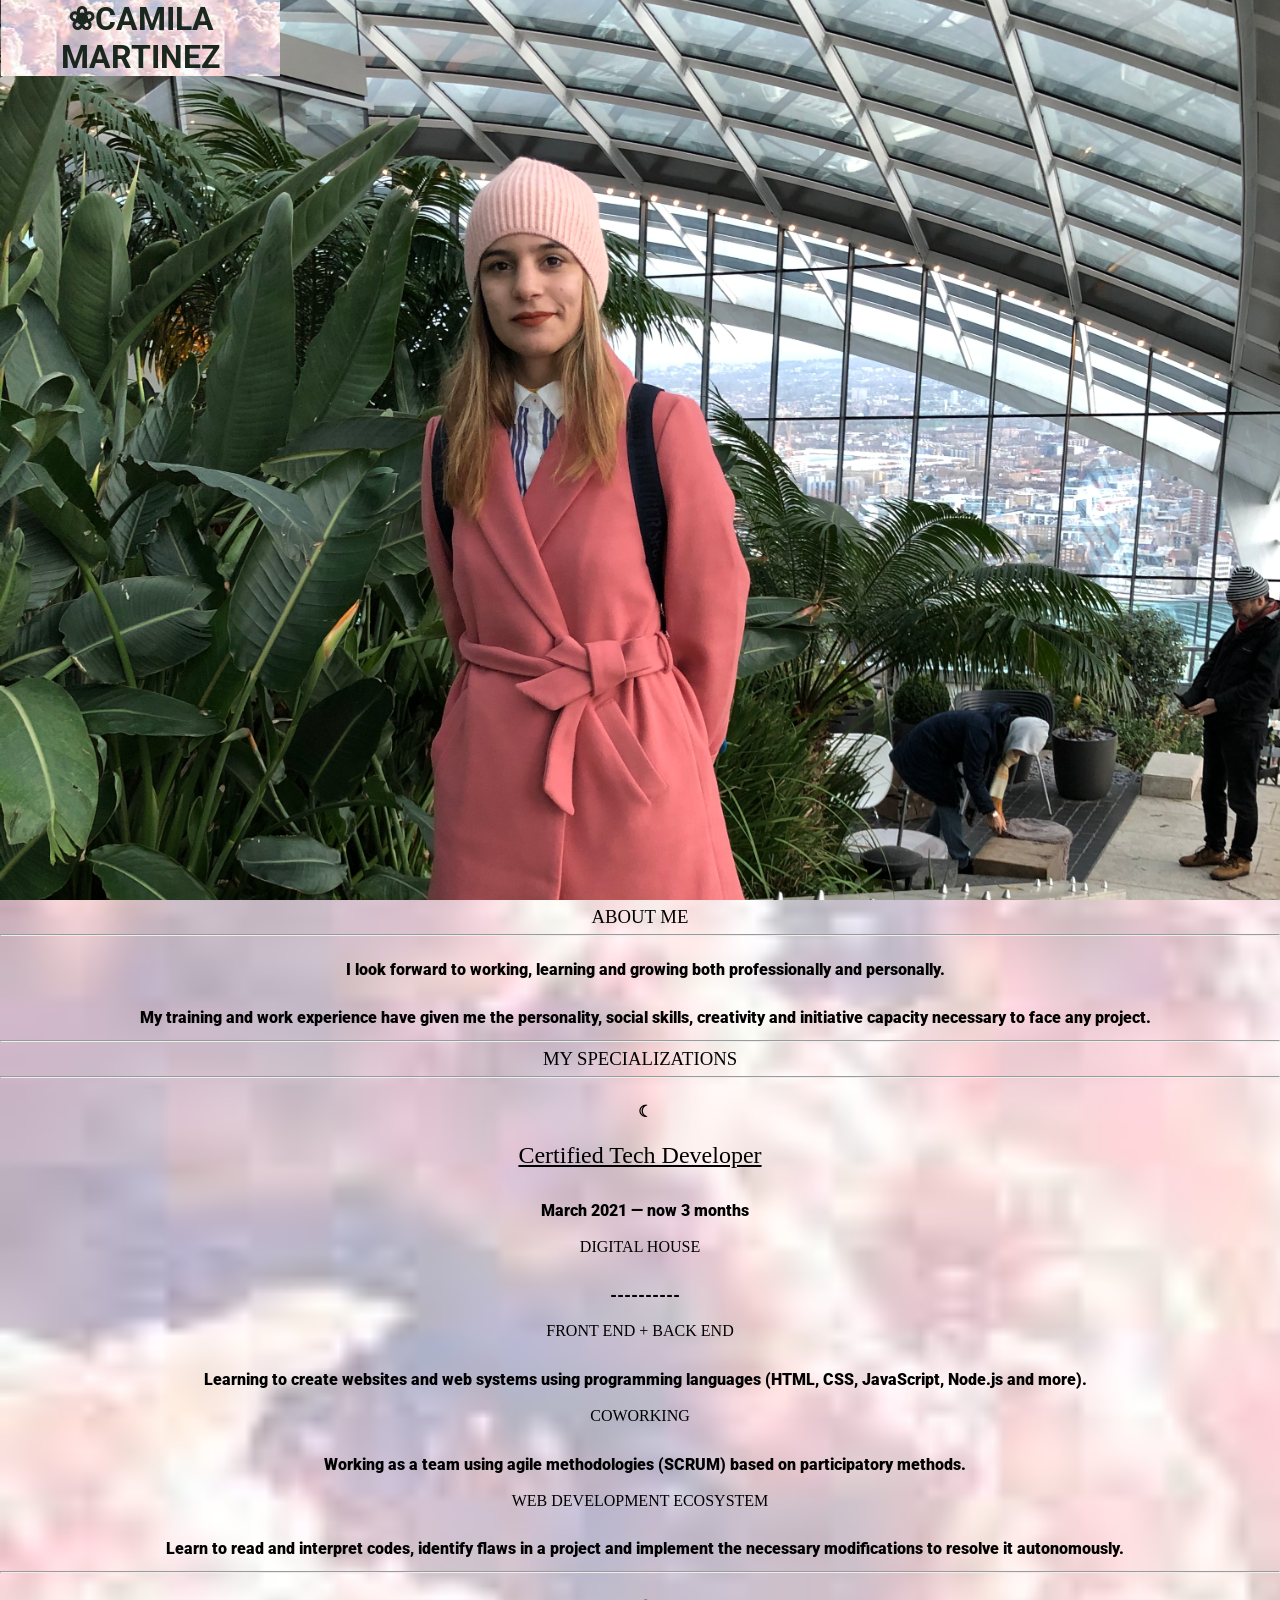
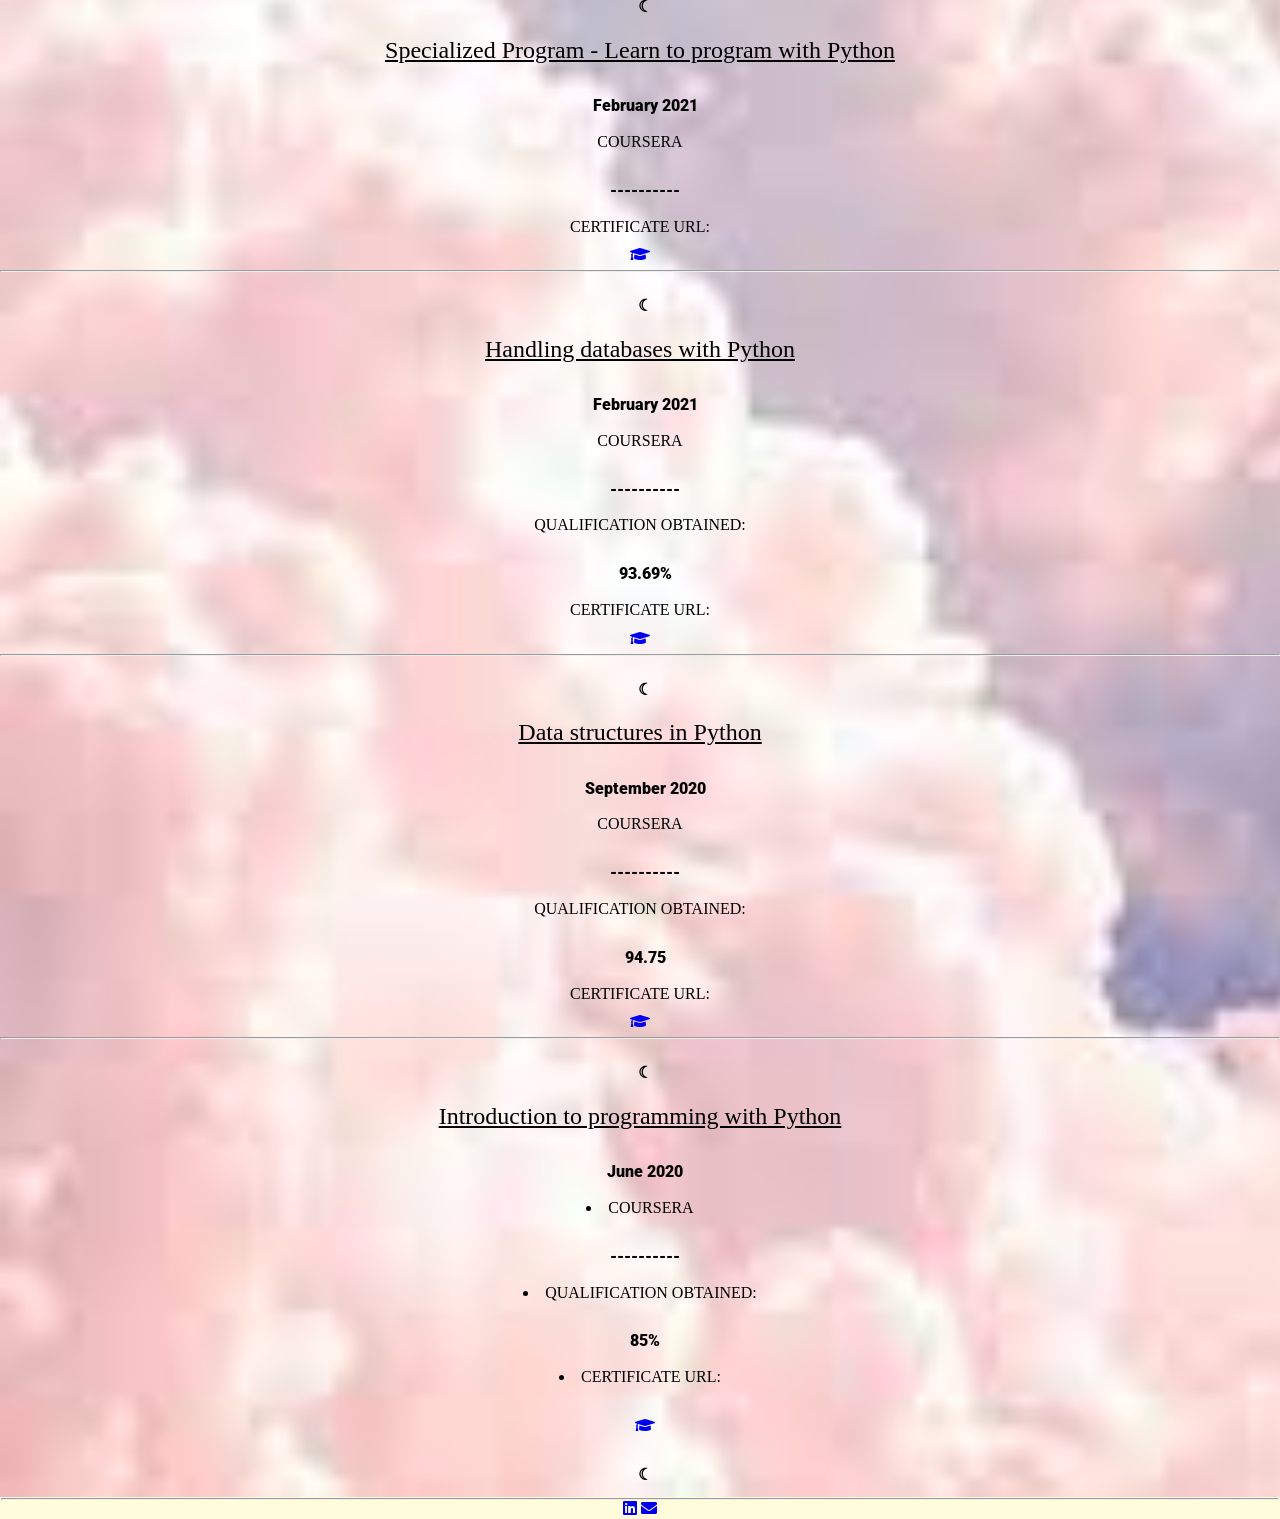
<file: carrera/index.html>
<!DOCTYPE html>
<html lang="es"> 
<head>
    <meta charset="UTF-8">
    <meta name="viewport" content="width=device-width, initial-scale=1.0">
    <title>Camila Martinez</title>
    <link rel="preconnect" href="https://fonts.gstatic.com">
    <link href="https://fonts.googleapis.com/css2?family=Roboto:wght@300&display=swap" rel="stylesheet">
    <link rel="stylesheet" href="https://cdnjs.cloudflare.com/ajax/libs/font-awesome/5.15.3/css/all.min.css" integrity="sha512-iBBXm8fW90+nuLcSKlbmrPcLa0OT92xO1BIsZ+ywDWZCvqsWgccV3gFoRBv0z+8dLJgyAHIhR35VZc2oM/gI1w==" crossorigin="anonymous" />
    <link rel="stylesheet" href="css/estilos.css">

</head>

<body>
    <header>
        <h1>❀CAMILA MARTINEZ</h1>
    </header>
    <main>
        <section>
            <h3>ABOUT ME</h3>
            <hr>
            
            <p> I look forward to working, learning and growing both professionally and personally.</p>
            <p>My training and work experience have given me the personality, social skills, creativity and initiative capacity necessary to
                face any project.</p>
                <hr>

        </section>
        <section>
            <h3>
                MY SPECIALIZATIONS
            </h3>
            <hr>
            <p>☾</p>
            <ul>
                
                
                <h2>Certified Tech Developer</h2>
                
            

                <p>March 2021 — now 3 months</p>


                <li>DIGITAL HOUSE</li>

                <p>----------</p>


                <li>FRONT END + BACK END</li>
                <p>Learning to create websites and web systems using programming languages (HTML, CSS,
                    JavaScript, Node.js and more).</p>


                <li>COWORKING</li>
                <p>Working as a team using agile methodologies (SCRUM) based on participatory methods.</p>

                <li>WEB DEVELOPMENT ECOSYSTEM</li>
                <p>Learn to read and interpret codes, identify flaws in a project and implement the necessary
                    modifications to resolve it autonomously.</p>



            </ul>

        </section>
        <hr>
        <p>☾</p>
        <section>
            <h2>Specialized Program - Learn to program with Python</h2>
            <ul>
                <p>February 2021</p>
                <li>COURSERA</li>
                <p>----------</p>
            

            
                

                <li>CERTIFICATE URL:</li>
                <A
                    href='https://www.coursera.org/account/accomplishments/specialization/certificate/BWZFUTF7UTZH'><i class="fa fa-graduation-cap"></i></A>



            </ul>
            

        </section>
        <hr>
        <p>☾</p>
        <section>
            <h2>Handling databases with Python</h2>
            <ul>
                <p>February 2021</p>


                <li>COURSERA</li>
                <p>----------</p>

                <li>QUALIFICATION OBTAINED:</li>
                <p>93.69%</p>



                

                <li>CERTIFICATE URL:</li>
                <A
                    href='https://www.coursera.org/account/accomplishments/certificate/97YUR3JECXJ2'><i class="fa fa-graduation-cap"></i></A>



            </ul>
            

        </section>
        <hr>
        <p>☾</p>
        <section>
            <h2>Data structures in Python</h2>
            <ul>
                <p>September 2020</p>

                <li>COURSERA</li>
                <p>----------</p>

                <li>QUALIFICATION OBTAINED:</li>
                <p>94.75</p>

                



        

                <li>CERTIFICATE URL:</li>
                <A
                    href='https://www.coursera.org/account/accomplishments/certificate/T84X3A86FUG8'><i class="fa fa-graduation-cap"></i></A>



            </ul>
            

        </section>
        <hr>
        <p>☾</p>
        <section>
            <h2>Introduction to programming with Python</h2>
            <ul>
                <p>June 2020</p>
                </ul>
                
                <li>COURSERA</li>
                <p>----------</p>
                 

                <li>QUALIFICATION OBTAINED:</li>
                <p>85%</p>


                
                

                <li>CERTIFICATE URL:</li>
                <P><A href='https://www.coursera.org/account/accomplishments/certificate/V3HGR7W7Z2PT'><i class="fa fa-graduation-cap"></i></A></P>
            </ul>


            
            

        </section>
        <p>☾</p>

        


    </main>
    <footer>
        <hr>
    <a href="https://www.linkedin.com/in/camila-martinez-3318b0202/"><i class="fab fa-linkedin"></i></a>
    <a href="mailto:brendacamila.m@outlook.com"><i class="fa fa-envelope"></i></a>

    </footer>


</body>

</html>
</file>
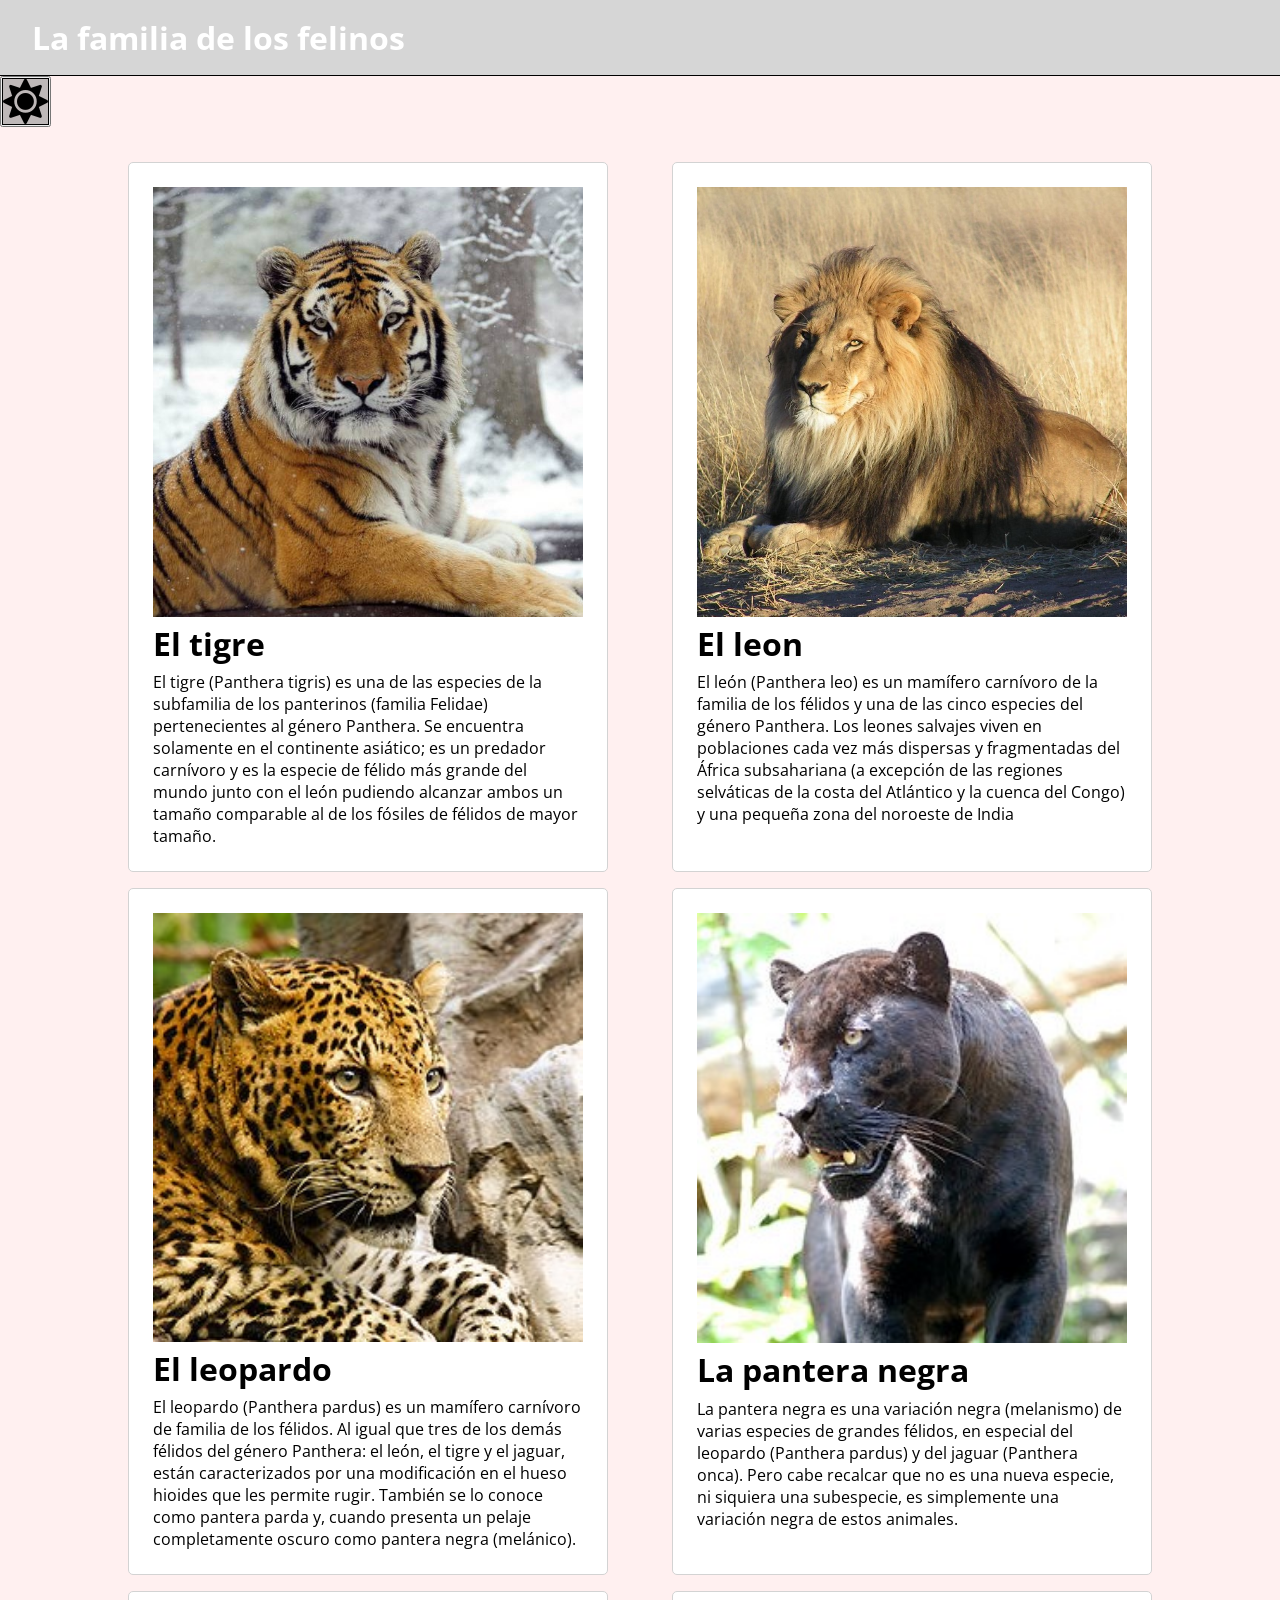
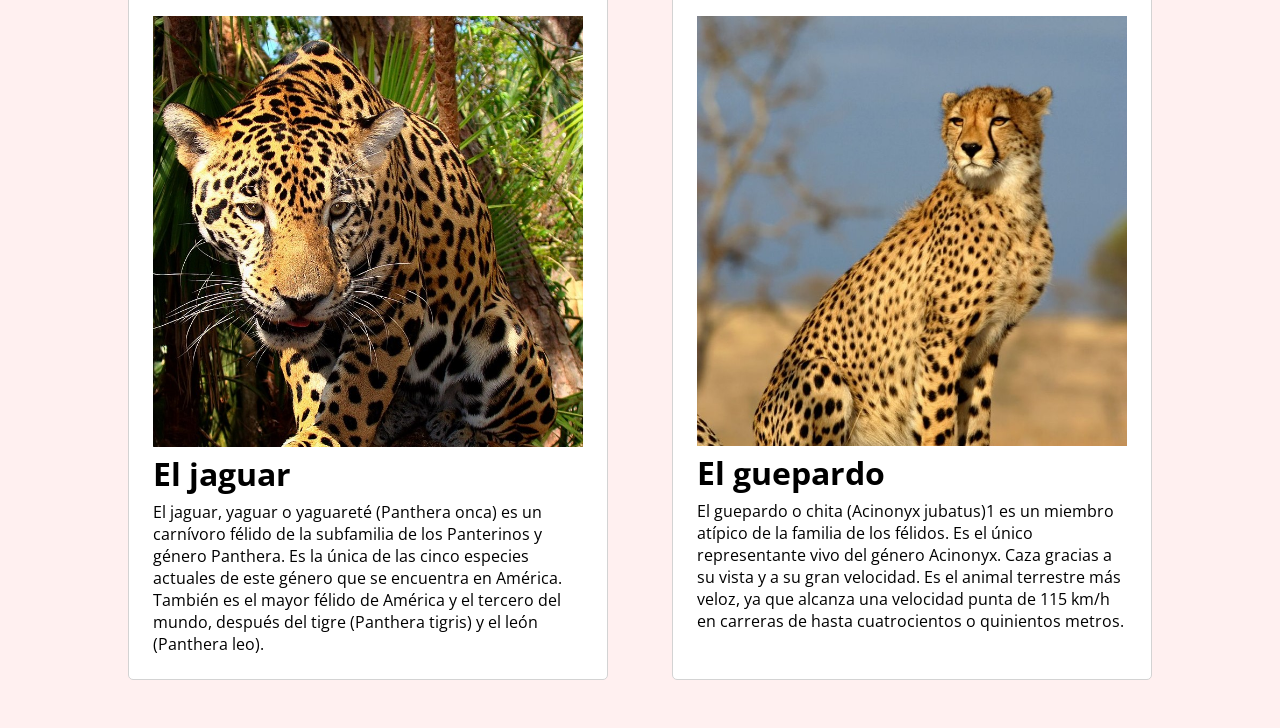
<file: modo oscuro/index.html>
<!DOCTYPE html>
<html lang="es">

<head>
  <meta charset="UTF-8">
  <meta http-equiv="X-UA-Compatible" content="IE=edge">
  <meta name="viewport" content="width=device-width, initial-scale=1.0">
  <link rel="stylesheet" href="styles.css">
  <link
    rel="stylesheet"
    href="https://cdnjs.cloudflare.com/ajax/libs/font-awesome/5.15.3/css/all.min.css"
    integrity="sha512-iBBXm8fW90+nuLcSKlbmrPcLa0OT92xO1BIsZ+ywDWZCvqsWgccV3gFoRBv0z+8dLJgyAHIhR35VZc2oM/gI1w=="
    crossorigin="anonymous"
/>
  
  <title>Clase 5</title>
</head>

<body class="dark">

  <h1>La familia de los felinos</h1>
 <div class="boton">
  <button onclick="modoOscuro()"><a><i class="fa fa-sun"></i></button>
    


</div>
  

  <div class="contenedor">
    <div class="item">
      <img src="./imagenes/tiger.jpg">
      <h2>El tigre</h2>
      <p>
        El tigre (Panthera tigris) es una de las especies​ de la subfamilia de los panterinos (familia Felidae)
        pertenecientes al género Panthera. Se encuentra solamente en el continente asiático; es un predador carnívoro y
        es
        la especie de félido más grande del mundo junto con el león pudiendo alcanzar ambos un tamaño comparable al de
        los
        fósiles de félidos de mayor tamaño.
      </p>
    </div>
    <div class="item">
      <img src="./imagenes/leon.jpg">
      <h2>El leon</h2>
      <p>
        El león (Panthera leo) es un mamífero carnívoro de la familia de los félidos y una de las cinco especies del
        género Panthera. Los leones salvajes viven en poblaciones cada vez más dispersas y fragmentadas del África
        subsahariana (a excepción de las regiones selváticas de la costa del Atlántico y la cuenca del Congo) y una
        pequeña zona del noroeste de India
      </p>
    </div>
    <div class="item">
      <img src="./imagenes/leopardo.jpg">
      <h2>El leopardo</h2>
      <p>
        El leopardo (Panthera pardus) es un mamífero carnívoro de familia de los félidos. Al igual que tres de los demás
        félidos del género Panthera: el león, el tigre y el jaguar, están caracterizados por una modificación en el
        hueso hioides que les permite rugir. También se lo conoce como pantera parda y, cuando presenta un pelaje
        completamente oscuro como pantera negra (melánico).
      </p>
    </div>
    <div class="item">
      <img src="./imagenes/pantera-negra.jpg">
      <h2>La pantera negra</h2>
      <p>
        La pantera negra es una variación negra (melanismo) de varias especies de grandes félidos, en especial del
        leopardo (Panthera pardus) y del jaguar (Panthera onca). Pero cabe recalcar que no es una nueva especie, ni
        siquiera una subespecie, es simplemente una variación negra de estos animales.
      </p>
    </div>
    <div class="item">
      <img src="./imagenes/jaguar.jpg">
      <h2>El jaguar</h2>
      <p>
        El jaguar, yaguar o yaguareté (Panthera onca) es un carnívoro félido de la subfamilia de los Panterinos y
        género Panthera. Es la única de las cinco especies actuales de este género que se encuentra en América. También
        es el mayor félido de América y el tercero del mundo, después del tigre (Panthera tigris) y el león (Panthera
        leo).
      </p>
    </div>
    <div class="item">
      <img src="./imagenes/chita.jpg">
      <h2>El guepardo</h2>
      <p>
        El guepardo o chita (Acinonyx jubatus)1​ es un miembro atípico de la familia de los félidos. Es el único
        representante vivo del género Acinonyx. Caza gracias a su vista y a su gran velocidad. Es el animal terrestre
        más veloz, ya que alcanza una velocidad punta de 115 km/h en carreras de hasta cuatrocientos o quinientos
        metros.
      </p>
    </div>
  </div>

 

  <script src="app.js"></script>
 </body>

 </html>
</file>
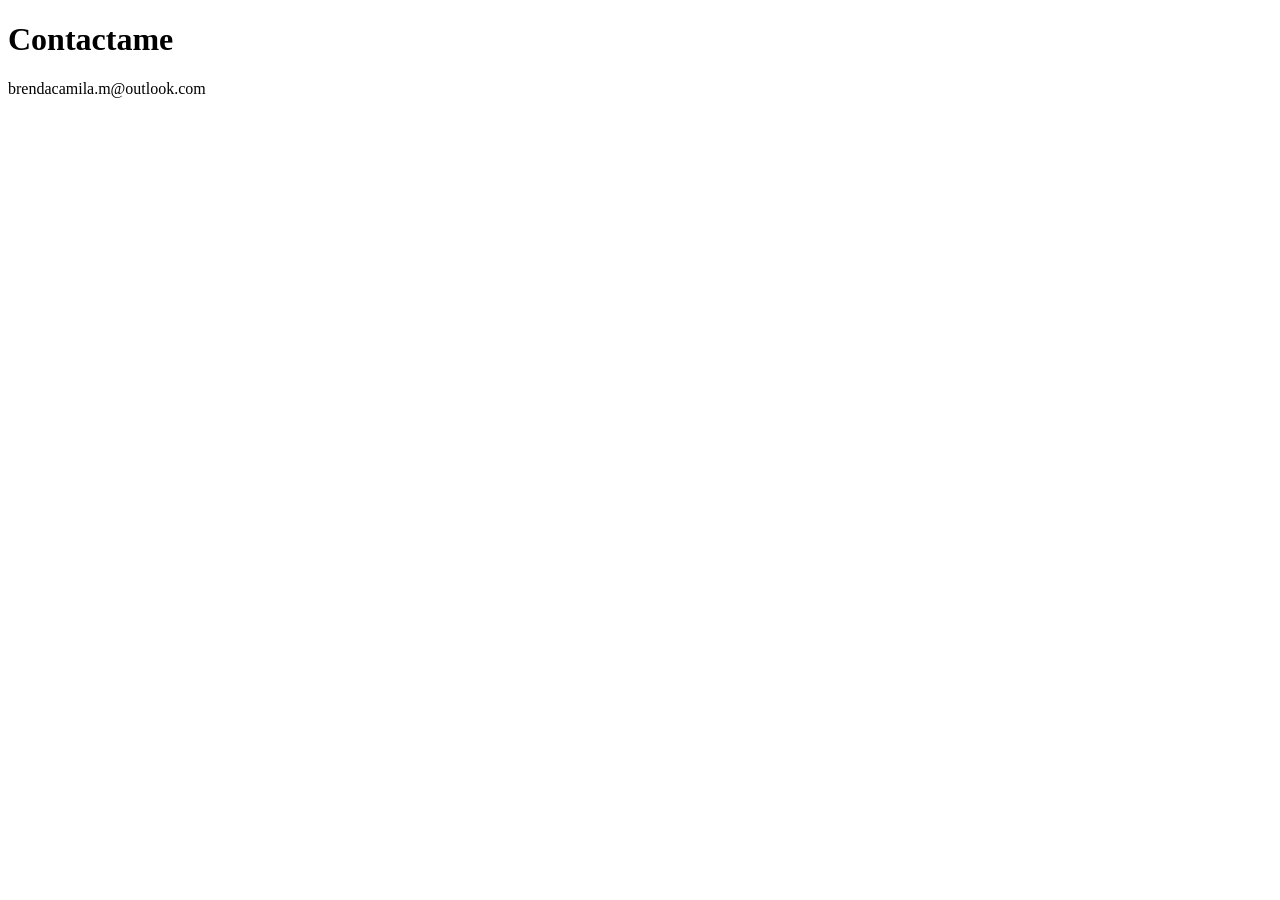
<file: carrera/contacto.html>
<!DOCTYPE html>
<html lang="en">
<head>
    <meta charset="UTF-8">
    <meta name="viewport" content="width=device-width, initial-scale=1.0">
    <title>Document</title>
    <link rel="preconnect" href="https://fonts.gstatic.com">
<link href="https://fonts.googleapis.com/css2?family=Roboto:wght@300&display=swap" rel="stylesheet">
</head>
<body>
    <header>
        <h1>Contactame</h1>
        <p>brendacamila.m@outlook.com</p>
    
    </header>
    
    
</body>
</html>
</file>
<file: carrera/css/estilos.css>
/*@import url('https://fonts.googleapis.com/css2?family=Roboto:wght@300;900&display=swap'); */
@font-face {
  src: url('../Fonts/Roboto/Roboto-Light.ttf');
  font-family: 'Roboto';
}

* {
  padding: 0;
  margin: 0;
  box-sizing: border-box;
}
header {
  background-color: #ffffff;
  background-image: url('../img/cami.jpeg');
  

  background-repeat: no-repeat;
  background-position: center -50px;
  background-size: cover;
  background-attachment: fixed;
  height: 100vh;
  text-align: center;
}

body{
  background-image: url('../img/5.jpg');

  background-repeat: no-repeat;
  background-size: cover ;
  
}
h1 {
  font-family: 'Roboto', 'Franklin Gothic Medium', 'Arial Narrow', Arial, sans-serif;
  
  background-color: rgb(202, 231, 245);
  color: rgb(26, 39, 30);
  text-align: center;

  margin: 0px 0px 1px 1px;
  background-image: url('../img/5.jpg');
  background-position: center -50px;
  margin-right: 1000px;
  
  
}

h2{
  font-family: 'Roboto', unset;

  font-weight: 300;
  text-align: center;
  text-decoration: underline;
  line-height: 1.8;
}
h3{
  font-family: 'Roboto', unset;

  font-weight: 300;
  text-align: center;
  
  line-height: 1.8;

}

p {
  font-family: 'Roboto', Arial, Helvetica, sans-serif;
  font-weight: 900;
  margin: 20px 0px 7px 10px;
  text-align: center;
  line-height: 1.8;
}

.footer {
  background-color: #f1f1f1;
  text-align: center;
  padding: 10px;
  font-size: 100px;
}

div {
  text-align: justify;
}

ul,li {
  text-align: center;
  line-height: 1.8;
}

footer {
  background-color: rgb(255, 252, 220);
  padding: 1px;
  text-align: center;
}
</file>
<file: modo oscuro/styles.css>
@import url('https://fonts.googleapis.com/css2?family=Open+Sans:wght@300;400&display=swap');

* {
  margin: 0;
  padding: 0;
  font-family: 'Open Sans', sans-serif;
  color: rgb(0, 0, 0);
}

body {
  background-color: rgb(255, 240, 240);
  
  color: black;
}

h1 {
  padding: .5em 1em;
  background-color:rgb(214, 214, 214);
  border-bottom: 1px solid rgb(0, 0, 0);
  color: rgb(255, 255, 255);
}

.contenedor {
  display: flex;
  flex-wrap: wrap;
  justify-content: space-between;
  width: 80%;
  margin: 2em 10%;
}

.item {
  width: 30em;
  background-color: white;
  box-sizing: border-box;
  padding: 1.5em;
  margin-bottom: 1em;
  border-radius: 5px;
  border: 1px solid lightgray;
}

.item img {
  width: 100%;
}

.item h2 {
  font-size: 2em;
  margin-bottom: .2em;
}



.dark-mode {
  background-color: rgb(0, 0, 0);
  color: #000000;
  border: 1px solid rgb(0, 0, 0);

}
.dark-mode-cards {
  background-color: rgb(51, 51, 51);
  color: #ffffff;
  border: 1px solid rgb(39, 39, 39);
  

}
.boton i{
   float: left;
   font-size: 45px;
   color: black;
   background-color:rgba(85, 66, 66, 0.315);
   border: 1px solid rgb(0, 0, 0);
   
   
}
</file>
